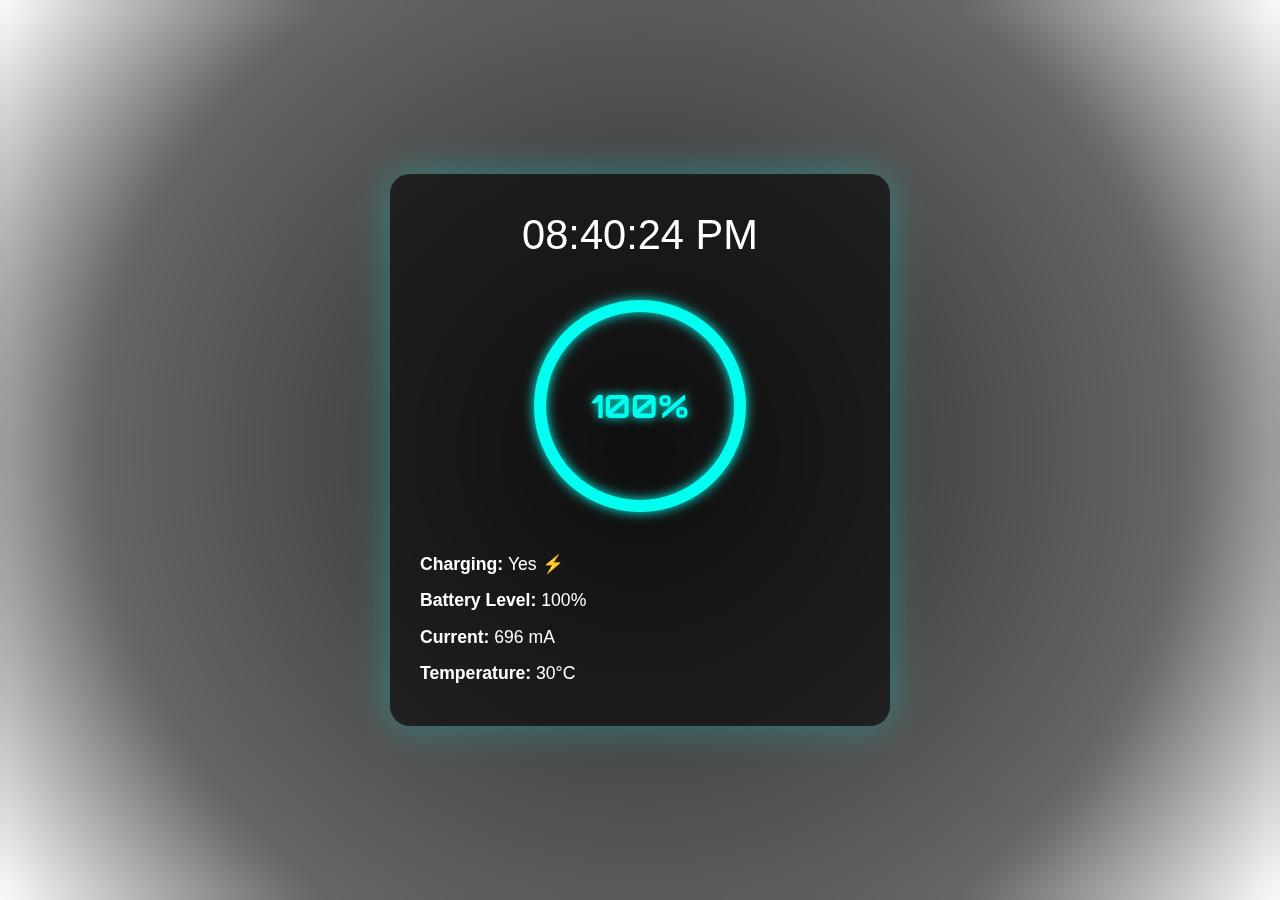
<file: Battery status Checkup.html>
<!DOCTYPE html>
<html lang="en">
<head>
  <meta charset="UTF-8" />
  <meta name="viewport" content="width=device-width, initial-scale=1" />
  <title>Battery status Checkup</title>

  <!-- Bootstrap 5 -->
  <link href="https://cdn.jsdelivr.net/npm/bootstrap@5.3.2/dist/css/bootstrap.min.css" rel="stylesheet" />

  <!-- Google Font for Better Glow -->
  <link href="https://fonts.googleapis.com/css2?family=Orbitron:wght@500&display=swap" rel="stylesheet" />

  <style>
    body {
      background: 
        radial-gradient(circle at center, rgba(0, 0, 0, 0.85) 0%, rgba(0, 0, 0, 0.6) 70%, transparent 100%),
        url('https://images.unsplash.com/photo-1525182008055-f88b95ff7980') no-repeat center center fixed;
      background-size: cover;
      backdrop-filter: blur(12px);
      min-height: 100vh;
      margin: 0;
      color: #fff;
      font-family: 'Segoe UI', sans-serif;
    }

    .app-wrapper {
      display: flex;
      align-items: center;
      justify-content: center;
      min-height: 100vh;
      padding: 20px;
    }

    .app-card {
      background-color: rgba(0, 0, 0, 0.6);
      border-radius: 20px;
      padding: 30px;
      width: 100%;
      max-width: 500px;
      text-align: center;
      box-shadow: 0 0 40px rgba(0, 255, 255, 0.3);
    }

    .clock {
      font-size: 2.6rem;
      margin-bottom: 20px;
      transition: all 0.3s ease;
    }

    .clock.alt-font {
      font-family: 'Orbitron', sans-serif;
    }

    .gauge-wrapper {
      position: relative;
      width: 240px;
      height: 240px;
      margin: 20px auto;
    }

    .gauge-wrapper svg {
      transform: rotate(-90deg);
    }

    .gauge-bg {
      stroke: rgba(255, 255, 255, 0.1);
    }

    .gauge-fill {
      stroke: #00fff0;
      stroke-linecap: round;
      transition: stroke-dasharray 0.5s ease-in-out;
      filter: drop-shadow(0 0 6px #00fff0);
    }

    .gauge-text {
      position: absolute;
      top: 50%;
      left: 50%;
      transform: translate(-50%, -50%);
      font-size: 2rem;
      font-weight: bold;
      color: #00fff0;
      text-shadow: 0 0 10px #00fff0;
      font-family: 'Orbitron', sans-serif;
    }

    .info {
      margin-top: 25px;
      text-align: left;
    }

    .info p {
      margin: 10px 0;
      font-size: 1.1rem;
    }

    @media (max-width: 576px) {
      .clock {
        font-size: 2.1rem;
      }

      .gauge-wrapper {
        width: 190px;
        height: 190px;
      }

      .gauge-text {
        font-size: 1.5rem;
      }
    }
  </style>
</head>
<body>

    <div class="app-wrapper">
      <div class="app-card">

        <!-- Clock -->
        <div id="clock" class="clock">--:--:--</div>

        <!-- Battery Gauge -->
        <div class="gauge-wrapper">
          <svg width="240" height="240" aria-hidden="true">
            <circle cx="120" cy="120" r="100" stroke-width="12" class="gauge-bg" fill="none" />
            <circle cx="120" cy="120" r="100" stroke-width="12" class="gauge-fill" fill="none" stroke-dasharray="0 628" />
          </svg>
          <div class="gauge-text" id="batteryLevelText">--%</div>
        </div>

        <!-- Info -->
        <div class="info">
          <p><strong>Charging:</strong> <span id="charging">--</span></p>
          <p><strong>Battery Level:</strong> <span id="level">--</span>%</p>
          <p><strong>Current:</strong> <span id="current">--</span> mA</p>
          <p><strong>Temperature:</strong> <span id="temperature">--</span>°C</p>
        </div>

      </div>
    </div>

  <script>
    // 12-hour clock with AM/PM
    function updateClock() {
      const clock = document.getElementById('clock');
      const now = new Date();
      let hours = now.getHours();
      const minutes = now.getMinutes().toString().padStart(2, '0');
      const seconds = now.getSeconds().toString().padStart(2, '0');
      const ampm = hours >= 12 ? 'PM' : 'AM';
      hours = hours % 12;
      hours = hours ? hours : 12; // 0 should be 12
      const hoursStr = hours.toString().padStart(2, '0');
      clock.textContent = `${hoursStr}:${minutes}:${seconds} ${ampm}`;
    }
    setInterval(updateClock, 1000);
    updateClock();

    // Battery info and gauge update
    navigator.getBattery().then(battery => {
      const levelText = document.getElementById('batteryLevelText');
      const levelPercent = document.getElementById('level');
      const chargingStatus = document.getElementById('charging');
      const current = document.getElementById('current');
      const temperature = document.getElementById('temperature');
      const gauge = document.querySelector('.gauge-fill');

      function updateAll() {
        const level = Math.round(battery.level * 100);
        levelText.textContent = `${level}%`;
        levelPercent.textContent = level;
        updateGauge(level);
        chargingStatus.textContent = battery.charging ? 'Yes ⚡' : 'No ❌';
        current.textContent = battery.charging
          ? Math.floor(Math.random() * 500) + 500
          : Math.floor(Math.random() * 50);
        temperature.textContent = 30 + Math.floor(Math.random() * 5);
      }

      function updateGauge(percent) {
        const radius = 100;
        const circumference = 2 * Math.PI * radius;
        const dash = (percent / 100) * circumference;
        gauge.setAttribute('stroke-dasharray', `${dash} ${circumference - dash}`);
      }

      battery.addEventListener('levelchange', updateAll);
      battery.addEventListener('chargingchange', updateAll);

      updateAll();
      setInterval(updateAll, 10000);
    });
  </script>

</body>
</html>
</file>
